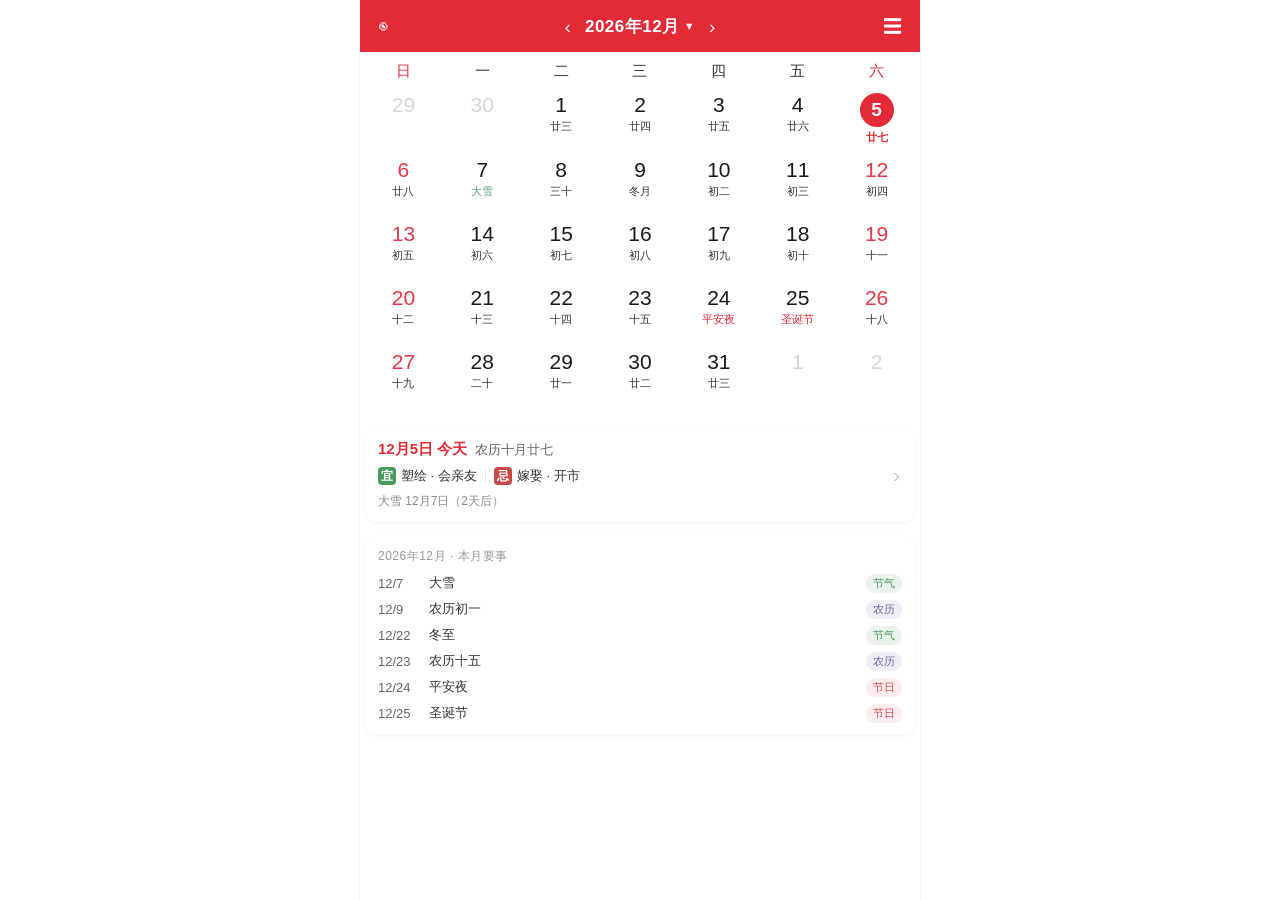
<file: android/app/src/main/assets/index.html>
<!DOCTYPE html>
<html lang="zh-CN">
<head>
<meta charset="UTF-8" />
<meta name="viewport" content="width=device-width, initial-scale=1, viewport-fit=cover" />
<meta name="theme-color" content="#E22B37" />
<title>万年历 · 老黄历</title>
<link rel="preload" href="./lunar.js" as="script" fetchpriority="high" />
<link rel="manifest" href="manifest.json" />
<style>
  :root {
    --red:        #E22B37;   /* 顶栏 / 周六日 / 节庆 */
    --red-day:    #E1394A;   /* 日期红字 */
    --green:      #59A277;   /* 节气 */
    --green-badge:#5B9B76;   /* 休 角标 */
    --red-badge:  #D15562;   /* 班 角标 */
    --gray-other: #D5D5D5;   /* 他月日期 */
    --ink:        #323232;   /* 农历小字 */
    --ink-strong: #1A1A1A;   /* 公历数字 */
    --line:       #F0F0F0;
  }
  * { box-sizing: border-box; -webkit-tap-highlight-color: transparent; }
  html, body { margin: 0; padding: 0; background: #fff; }
  body {
    font-family: -apple-system, BlinkMacSystemFont, "PingFang SC", "Hiragino Sans GB",
                 "Microsoft YaHei", "Noto Sans CJK SC", sans-serif;
    color: var(--ink-strong);
    min-height: 100vh;
  }
  /* 内容容器：手机全宽，桌面居中限宽，否则格子会被拉散 */
  .app { max-width: 560px; margin: 0 auto; background: #fff; min-height: 100vh;
         box-shadow: 0 0 0 1px rgba(0,0,0,.04); }

  /* ---------- 顶部实心红通栏 ---------- */
  .topbar {
    background: var(--red); color: #fff;
    display: flex; align-items: center; justify-content: center;
    height: 52px; padding: 0 14px;
    position: sticky; top: 0; z-index: 20;
    width: 100%;
  }
  .topbar .title {
    font-size: 17px; font-weight: 600; letter-spacing: .5px;
    display: flex; align-items: center; gap: 4px; cursor: pointer;
    background: none; border: 0; color: #fff; font-family: inherit; padding: 6px 4px;
    white-space: nowrap; min-width: 0; overflow: hidden; text-overflow: ellipsis;
  }
  .topbar .title .caret { font-size: 11px; opacity: .9; }
  .topbar .side {
    position: absolute; top: 0; height: 52px; display: flex; align-items: center;
    gap: 14px; color: #fff; font-size: 20px;
  }
  .topbar .title-wrap {
    position: absolute; left: 50%; transform: translateX(-50%);
    display: flex; align-items: center; gap: 2px;
    max-width: calc(100% - 106px);
  }
  .topbar .mnav {
    flex: 0 0 auto; border: 0; background: transparent; color: #fff;
    font-size: 19px; line-height: 1; padding: 6px 8px; cursor: pointer;
    font-family: inherit; opacity: .92;
  }
  .topbar .mnav:active { opacity: .55; }
  .topbar .side.left { left: 14px; }
  .topbar .side.right { right: 14px; }
  .topbar .ico {
    background: none; border: 0; color: #fff; font-size: 19px;
    cursor: pointer; padding: 4px; line-height: 1; font-family: inherit;
  }
  .topbar .ico:active { opacity: .6; }

  /* ---------- 星期行 ---------- */
  .weekhead {
    display: grid; grid-template-columns: repeat(7, 1fr);
    padding: 10px 4px 6px; background: #fff;
    position: sticky; top: 52px; z-index: 19;
  }
  .weekhead span {
    text-align: center; font-size: 15px; color: #333; font-weight: 500;
  }
  .weekhead span.sun, .weekhead span.sat { color: var(--red); }

  /* ---------- 月网格：无边框，靠留白 ---------- */
  .grid {
    display: grid; grid-template-columns: repeat(7, 1fr);
    padding: 0 4px 20px; gap: 2px 0;
  }
  .cell {
    position: relative; background: #fff;
    min-height: 62px; padding: 7px 4px 6px;
    display: flex; flex-direction: column; align-items: center;
    cursor: pointer; user-select: none;
  }
  .cell:active { background: #F7F7F7; }
  .cell .d {
    font-size: 21px; font-weight: 500; line-height: 1.05;
    color: var(--ink-strong); font-variant-numeric: tabular-nums;
  }
  .cell.sun .d, .cell.sat .d { color: var(--red-day); }
  .cell .lun {
    font-size: 11px; line-height: 1.3; margin-top: 3px;
    color: var(--ink); white-space: nowrap;
  }
  /* 节日/节气分色 */
  .cell .lun.fest { color: var(--red); }
  .cell .lun.term { color: var(--green); }

  /* 他月日期：整体淡灰 */
  .cell.other .d, .cell.other .lun { color: var(--gray-other); }

  /* 今天：红色实心圆（参考图里今天是红色高亮） */
  .cell.today .d {
    color: #fff; background: var(--red);
    width: 34px; height: 34px; border-radius: 50%;
    display: flex; align-items: center; justify-content: center;
    margin: -1px 0 0; font-size: 19px; font-weight: 600;
  }
  .cell.today .lun { color: var(--red); font-weight: 600; }

  /* 休 / 班 右上角小圆角标 */
  .badge {
    position: absolute; top: 3px; right: 3px;
    width: 13px; height: 13px; border-radius: 3px;
    color: #fff; font-size: 9px; line-height: 13px; text-align: center;
    font-weight: 700; transform: scale(.92);
  }
  .badge.off  { background: var(--green-badge); }
  .badge.work { background: var(--red-badge); }

  /* ---------- 底部滑出详情面板（手机紧凑卡，参考国产日历 App 版式） ---------- */
  .mask {
    position: fixed; inset: 0; background: rgba(0,0,0,.45);
    opacity: 0; pointer-events: none; transition: opacity .22s; z-index: 40;
  }
  .mask.show { opacity: 1; pointer-events: auto; }
  .sheet {
    position: fixed; left: 50%; bottom: 0; z-index: 41;
    width: min(560px, 100vw);
    background: #fff; border-radius: 18px 18px 0 0;
    transform: translate(-50%, 102%);
    transition: transform .28s cubic-bezier(.22,.8,.28,1);
    max-height: 88vh; display: flex; flex-direction: column;
    box-shadow: 0 -6px 28px rgba(0,0,0,.16);
  }
  .sheet.show { transform: translate(-50%, 0); }
  /* 宽屏（桌面）：改为垂直居中弹窗，而非贴底抽屉；四角圆角更像弹窗 */
  @media (min-width: 768px) {
    body .sheet {
      bottom: auto;
      top: 50%;
      transform: translate(-50%, calc(-50% + 14px));
      border-radius: 18px;
      max-height: min(88vh, 720px);
      opacity: 0;
      pointer-events: none;
      transition: transform .28s cubic-bezier(.22, .8, .28, 1), opacity .22s ease;
    }
    body .sheet.show {
      transform: translate(-50%, -50%);
      opacity: 1;
      pointer-events: auto;
    }
    /* 桌面圆角下，底部按钮栏需要自带上圆角内的安全间距 */
    body .sheet .quicknav { border-radius: 0 0 18px 18px; }
    body .sheet .grabber { display: none; }  /* 桌面不需要下拉小横条 */
  }
  .grabber { padding: 8px 0 2px; display: flex; justify-content: center; flex: 0 0 auto; }
  .grabber i { width: 38px; height: 4px; border-radius: 2px; background: #DCDCDC; display: block; }
  /* 手机竖屏（屏高足够时）详情不滚动 */
  @media (max-height: 900px) {
    .sheet { max-height: 94vh; }
  }
  /* 矮屏（iPhone SE 667 / 安卓 640）：进一步压缩，保证零滚动 */
  @media (max-height: 700px) {
    .sheet { max-height: 96vh; }
    .lun-hero { padding-bottom: 7px; }
    .lun-hero .big { font-size: 22px; }
    .lun-hero .ganzhi { margin-top: 3px; font-size: 12px; gap: 9px; }
    .yiji { padding: 6px 0 1px; }
    .yiji .items { font-size: 12.5px; line-height: 1.35; gap: 1px 7px; }
    .info-grid { margin-top: 6px; }
    .info-grid .cell { padding: 4px 5px; }
    .hours { margin-top: 6px; }
    .pengzu { margin-top: 6px; padding: 5px 9px; font-size: 11.5px; }
    .more-link { margin-top: 7px; padding: 7px 0; font-size: 12.5px; }
    .d-head { padding-bottom: 6px; }
    .d-nav { width: 27px; height: 27px; }
    .d-title b { font-size: 19px; }
  }
  .sheet-body {
    overflow-y: auto; overflow-x: hidden;
    padding: 0 16px 4px; -webkit-overflow-scrolling: touch; flex: 1 1 auto;
  }

  /* ---- 紧凑单日详情卡 ---- */
  /* 日期头：月日 + 星期 + 前后翻日 */
  .d-head {
    display: flex; align-items: center; justify-content: space-between;
    padding: 2px 0 8px; gap: 8px;
  }
  .d-nav {
    border: 0; background: #F4F4F4; color: #555; width: 30px; height: 30px;
    border-radius: 50%; font-size: 15px; line-height: 1; cursor: pointer;
    font-family: inherit; flex: 0 0 auto;
  }
  .d-nav:active { background: #E8E8E8; }
  .d-nav[disabled] { opacity: .3; }
  .d-title { text-align: center; flex: 1 1 auto; min-width: 0; }
  .d-title b { font-size: 22px; font-weight: 700; color: var(--ink-strong); letter-spacing: .5px; }
  .d-title span { font-size: 12px; color: #999; margin-left: 6px; }
  .d-sub { font-size: 12px; color: #888; margin-top: 3px; }

  /* 农历大标题（参考图核心：农历日放最大） */
  .lun-hero {
    text-align: center; padding: 0 0 10px;
    border-bottom: 1px solid #F2F2F2;
  }
  .lun-hero .big { font-size: 25px; font-weight: 700; color: #1A1A1A; letter-spacing: 1px; }
  .lun-hero .ganzhi {
    margin-top: 5px; font-size: 12.5px; color: #666;
    display: flex; justify-content: center; gap: 12px; flex-wrap: wrap;
  }
  .lun-hero .ganzhi em { font-style: normal; color: #444; }

  /* 节日横幅（详情卡顶部） */
  .fest-bar {
    text-align: center; margin: -2px 0 8px;
    font-size: 13px; font-weight: 600; color: var(--red);
    letter-spacing: .5px;
  }

  /* 宜忌 */
  .yiji { padding: 9px 0 2px; display: flex; gap: 9px; align-items: flex-start; }
  .yiji + .yiji { padding-top: 4px; }
  .yiji .tag {
    flex: 0 0 auto; width: 20px; height: 20px; border-radius: 50%;
    color: #fff; font-size: 12px; font-weight: 700;
    display: flex; align-items: center; justify-content: center;
    font-family: "STKaiti", "KaiTi", serif; margin-top: 1px;
  }
  .yiji.yi .tag { background: var(--green); }
  .yiji.ji .tag { background: #B0B0B0; }
  .yiji .items {
    flex: 1 1 auto; display: flex; flex-wrap: wrap;
    gap: 2px 8px; font-size: 13.5px; color: #333; line-height: 1.45;
  }
  .yiji .items span { white-space: nowrap; }

  /* 信息格：五行/冲煞/值神 三栏 + 吉神方位 两栏 */
  .info-grid {
    display: grid; grid-template-columns: repeat(3, 1fr);
    border: 1px solid #EEE; border-radius: 10px;
    overflow: hidden; margin-top: 8px;
  }
  .info-grid .cell { padding: 6px 6px; text-align: center; }
  .info-grid .cell + .cell { border-left: 1px solid #EEE; }
  .info-grid .cell .k { font-size: 10.5px; color: #999; margin-bottom: 2px; }
  .info-grid .cell .v { font-size: 12.5px; color: #222; font-weight: 600; }

  .info-grid.two { grid-template-columns: repeat(2, 1fr); }
  .info-grid.two .cell:nth-child(3) { border-left: 0; }
  .info-grid.two .cell:nth-child(n+3) { border-top: 1px solid #EEE; }
  /* 四格一行（吉神方位） */
  .info-grid.four { grid-template-columns: repeat(4, 1fr); }
  .info-grid.four .cell { padding: 6px 2px; }
  .info-grid.four .cell .v { font-size: 12px; }

  /* 时辰宜忌小表 */
  .hours { margin-top: 8px; }
  .hours .cap { font-size: 10.5px; color: #999; margin-bottom: 3px; }
  .hours table { width: 100%; border-collapse: collapse; font-size: 10.5px; }
  .hours th, .hours td {
    border: 1px solid #EFEFEF; padding: 2.5px 1px; text-align: center;
    font-weight: 400; color: #555;
  }
  .hours th { background: #FAFAFA; color: #888; }
  .hours td.ok { color: var(--green); font-weight: 700; }
  .hours td.no { color: #C0392B; font-weight: 700; }

  /* 彭祖百忌 */
  .pengzu {
    margin-top: 8px; background: #FBFBFB; border-radius: 10px;
    padding: 7px 10px; font-size: 12px; color: #666; line-height: 1.55;
  }
  .pengzu b { color: #444; font-weight: 600; }

  /* 完整黄历入口 */
  .more-link {
    display: block; width: 100%; margin: 9px 0 2px;
    background: #fff; border: 1px solid #EEE; border-radius: 10px;
    padding: 8px 0; font-size: 13px; color: #666;
    cursor: pointer; font-family: inherit; text-align: center;
  }
  .more-link:active { background: #F7F7F7; }
  .more-link i { font-style: normal; color: #BBB; margin-left: 4px; }

  .quicknav {
    display: flex; gap: 8px; justify-content: center; flex: 0 0 auto;
    padding: 10px 16px calc(14px + env(safe-area-inset-bottom));
    background: #fff; border-top: 1px solid var(--line);
  }
  .quicknav button {
    flex: 1; max-width: 150px; background: #F7F7F7; border: 1px solid transparent;
    border-radius: 10px; padding: 10px 0; font-size: 14px; color: #333;
    cursor: pointer; font-family: inherit;
  }
  .quicknav button:active { background: #EFEFEF; }
  .quicknav button.primary { background: var(--red); border-color: var(--red); color: #fff; }

  /* ---------- 年月选择弹层 ---------- */
  .picker {
    position: fixed; inset: 0; background: rgba(0,0,0,.45); z-index: 60;
    display: none; align-items: flex-start; justify-content: center; padding-top: 10vh;
  }
  .picker.show { display: flex; }
  .picker-card {
    background: #fff; border-radius: 16px; width: min(400px, 92vw);
    max-height: 76vh; overflow: hidden; display: flex; flex-direction: column;
  }
  .picker-card h3 { margin: 0; padding: 16px 16px 6px; font-size: 15px; color: #222; }
  .picker-grid { overflow-y: auto; padding: 4px 14px 14px; }

  /* 年份行：‹ 2026年 › */
  .pk-yrow {
    display: flex; align-items: center; justify-content: space-between;
    gap: 8px; padding: 4px 0 10px;
  }
  .pk-ylab {
    flex: 1 1 auto; text-align: center; font-size: 18px;
    font-weight: 700; color: var(--ink-strong);
  }
  .pk-arrow {
    flex: 0 0 auto; width: 34px; height: 34px; border-radius: 50%;
    background: #F4F4F4; border: 0; color: #555; font-size: 17px;
    line-height: 1; cursor: pointer; font-family: inherit;
  }
  .pk-arrow:active { background: #E8E8E8; }

  /* 年份快选条 */
  .pk-strip {
    display: grid; grid-template-columns: repeat(5, 1fr);
    gap: 6px; margin-bottom: 12px;
  }
  .pk-strip button {
    background: #F7F7F7; border: 0; border-radius: 8px; padding: 7px 0;
    font-size: 12.5px; color: #555; cursor: pointer; font-family: inherit;
  }
  .pk-strip button.cur { background: #FDECEE; color: var(--red); font-weight: 700; }

  /* 12 个月 */
  .pk-months {
    display: grid; grid-template-columns: repeat(4, 1fr); gap: 8px;
  }
  .pk-months button {
    background: #F5F5F5; border: 0; border-radius: 9px; padding: 11px 0;
    font-size: 14px; color: #333; cursor: pointer; font-family: inherit;
  }
  .pk-months button.cur {
    background: var(--red); color: #fff; font-weight: 700;
  }

  /* 确定 / 取消 */
  .pk-acts { display: flex; gap: 10px; margin-top: 16px; }
  .pk-acts button {
    flex: 1; border: 0; border-radius: 10px; padding: 12px 0;
    font-size: 15px; cursor: pointer; font-family: inherit;
  }
  .pk-no { background: #F4F4F4; color: #555; }
  .pk-ok { background: var(--red); color: #fff; font-weight: 600; }
  .pk-ok:active { opacity: .85; }
  .daybar {
    margin: 2px 4px 14px; padding: 12px 14px;
    background: #fff; border-radius: 12px;
    box-shadow: 0 1px 3px rgba(0,0,0,.06);
    display: flex; align-items: center; gap: 10px;
    cursor: pointer; user-select: none;
    -webkit-tap-highlight-color: transparent;
    transition: background .15s;
  }
  .daybar:active { background: #F7F7F7; }
  .db-main { flex: 1; min-width: 0; }
  .db-lead {
    display: flex; align-items: baseline; gap: 8px;
    margin-bottom: 7px;
  }
  .db-date { font-size: 15px; font-weight: 600; color: #E22B37; }
  .db-lunar { font-size: 13px; color: #666; }
  .db-yiji {
    display: flex; align-items: center; flex-wrap: wrap;
    gap: 5px; font-size: 13px; line-height: 1.5;
  }
  .db-tag {
    display: inline-block; width: 18px; height: 18px;
    line-height: 18px; text-align: center;
    border-radius: 4px; font-size: 12px; font-weight: 600;
    color: #fff; flex: 0 0 auto;
  }
  .db-tag.yi { background: #4A9A5C; }
  .db-tag.ji { background: #C94A4A; }
  .db-val { color: #333; }
  .db-sep { width: 1px; height: 12px; background: #E5E5E5; margin: 0 3px; }
  .db-sub {
    margin-top: 7px; font-size: 12px; color: #8A8A8A;
    white-space: nowrap; overflow: hidden; text-overflow: ellipsis;
  }
  .db-arrow { font-size: 20px; color: #CCC; flex: 0 0 auto; padding-right: 2px; }
  .monbar {
    margin: 0 4px 14px; padding: 12px 14px;
    background: #fff; border-radius: 12px;
    box-shadow: 0 1px 3px rgba(0,0,0,.06);
  }
  .mb-title {
    font-size: 12px; color: #999; margin-bottom: 9px;
    letter-spacing: .5px;
  }
  .mb-list { display: flex; flex-direction: column; gap: 7px; }
  .mb-row {
    display: flex; align-items: center; gap: 9px;
    font-size: 13px; cursor: pointer;
    -webkit-tap-highlight-color: transparent;
  }
  .mb-row:active { opacity: .6; }
  .mb-d {
    flex: 0 0 42px; color: #666; font-variant-numeric: tabular-nums;
  }
  .mb-n { flex: 1; color: #333; }
  .mb-k {
    flex: 0 0 auto; font-size: 11px; padding: 2px 7px;
    border-radius: 9px; background: #F5F5F5; color: #888;
  }
  .mb-k.jq { background: #EAF3EC; color: #4A9A5C; }
  .mb-k.fest { background: #FCEDEE; color: #D4484F; }
  .mb-k.lun { background: #F0EFF8; color: #6B63A8; }
</style>
</head>
<body>

<div class="app">
<div class="topbar">
  <div class="side left">
    <button class="ico" id="btnToday" title="回到今天">◉</button>
  </div>
  <div class="title-wrap">
    <button class="mnav" id="btnPrevMonth" title="上个月">‹</button>
    <button class="title" id="btnPick">2026年10月<span class="caret">▼</span></button>
    <button class="mnav" id="btnNextMonth" title="下个月">›</button>
  </div>
  <div class="side right">
    <button class="ico" id="btnList" title="打开单日黄历页（可返回）">☰</button>
  </div>
</div>

<div class="weekhead">
  <span class="sun">日</span><span>一</span><span>二</span><span>三</span>
  <span>四</span><span>五</span><span class="sat">六</span>
</div>

<div class="grid" id="grid"></div>

  <!-- 当日摘要条：补满月视图下方空白，点一下进详情 -->
  <div class="daybar" id="dayBar">
    <div class="db-main">
      <div class="db-lead">
        <span class="db-date" id="dbDate">今天</span>
        <span class="db-lunar" id="dbLunar">—</span>
      </div>
      <div class="db-yiji">
        <span class="db-tag yi">宜</span><span class="db-val" id="dbYi">—</span>
        <span class="db-sep"></span>
        <span class="db-tag ji">忌</span><span class="db-val" id="dbJi">—</span>
      </div>
      <div class="db-sub" id="dbSub">—</div>
    </div>
    <div class="db-arrow">›</div>
  </div>

  <!-- 本月概览：节气 + 节日 + 初一十五 -->
  <div class="monbar" id="monBar"></div>
</div>

<div class="mask" id="mask"></div>
<div class="sheet" id="sheet">
  <div class="grabber"><i></i></div>
  <div class="sheet-body" id="sheetBody"></div>
  <div class="quicknav">
    <button id="btnPrevDay">前一天</button>
    <button id="btnTodayIn">今天</button>
    <button id="btnNextDay">后一天</button>
  </div>
</div>

<div class="picker" id="picker">
  <div class="picker-card">
    <h3>选择年月</h3>
    <div class="picker-grid" id="pickerGrid"></div>
  </div>
</div>

<script src="./lunar.js"></script>
<script>
/* calendar-art.js 首页用不到，改为首帧后再加载，避免占用手机主线程 */
(function () {
  var load = function () {
    var s = document.createElement("script");
    s.src = "./calendar-art.js";
    s.async = true;
    document.body.appendChild(s);
  };
  if (window.requestIdleCallback) requestIdleCallback(load, { timeout: 2000 });
  else setTimeout(load, 300);
})();
</script>
<script>
(function () {
  "use strict";
  var $ = function (id) { return document.getElementById(id); };
  var today = new Date();
  var TY = today.getFullYear(), TM = today.getMonth() + 1, TD = today.getDate();
  var cur = { y: TY, m: TM };
  var HAS = !!(window.Solar && window.LunarUtil);
  var curDay = null;

  function pad(n) { return (n < 10 ? "0" : "") + n; }
  function key(y, m, d) { return y + "-" + pad(m) + "-" + pad(d); }

  // 法定节假日 / 调休
  function holiday(y, m, d) {
    try {
      var h = window.HolidayUtil.getHoliday(y, m, d);
      if (!h) return null;
      var work = !!(h.isWork && h.isWork());
      return { name: h.getName(), work: work };
    } catch (e) { return null; }
  }

  // ---------- 公历节日表 ----------
  // lunar.js 内置的节日全是农历节日（春节/中秋等），公历节日一条都没有，
  // 所以这里自己补一份。键为 "月-日"。
  var SOLAR_FEST = {
    "1-1": "元旦",
    "2-14": "情人节",
    "3-8": "妇女节",
    "3-12": "植树节",
    "4-1": "愚人节",
    "5-1": "劳动节",
    "5-4": "青年节",
    "6-1": "儿童节",
    "7-1": "建党节",
    "8-1": "建军节",
    "9-10": "教师节",
    "10-1": "国庆节",
    "10-31": "万圣夜",
    "11-11": "双十一",
    "12-24": "平安夜",
    "12-25": "圣诞节"
  };

  // 农历节日取「主要」的那几个：lunar.js 的 getFestivals() 会返回一堆偏门节日
  // （尾牙/填仓节/分龙节…），全塞进格子里太吵，这里只留大众熟知的。
  var LUNAR_FEST_MAIN = {
    "除夕": 1, "春节": 1, "元宵节": 1, "端午节": 1, "七夕节": 1,
    "中元节": 1, "中秋节": 1, "重阳节": 1, "腊八节": 1
  };

  // 取当日农历节日（仅主要节日）
  function lunarFest(lu) {
    try {
      var f = lu.getFestivals() || [];
      for (var i = 0; i < f.length; i++) {
        if (LUNAR_FEST_MAIN[f[i]]) return f[i];
      }
    } catch (e) {}
    return null;
  }

  // ---------- 渲染月网格 ----------
  // 农历信息（供网格用）
  // 优先级：公历节日 > 农历大节 > 节气 > 普通农历日
  // （法定假期名与休/班角标由调用方在更外层优先处理）
  function lunarOf(y, m, d) {
    if (!HAS) return null;
    try {
      var so = window.Solar.fromYmd(y, m, d);
      var lu = so.getLunar();

      // 1) 公历节日（元旦/情人节/圣诞节…）
      var sf = SOLAR_FEST[m + "-" + d];
      if (sf) return { text: sf, type: "fest" };

      // 2) 农历大节（春节/中秋/端午…）
      var lf = lunarFest(lu);
      if (lf) return { text: lf, type: "fest" };

      // 3) 节气
      var t = lu.getJieQiTable();
      var names = ["冬至","小寒","大寒","立春","雨水","惊蛰","春分","清明","谷雨","立夏","小满","芒种",
                   "夏至","小暑","大暑","立秋","处暑","白露","秋分","寒露","霜降","立冬","小雪","大雪"];
      for (var i = 0; i < names.length; i++) {
        var jd = t[names[i]];
        if (jd && jd.getYear() === y && jd.getMonth() === m && jd.getDay() === d) {
          return { text: names[i], type: "term" };
        }
      }

      // 4) 普通农历日
      if (lu.getDay() === 1) return { text: lu.getMonthInChinese() + "月", type: "lunar" };
      return { text: lu.getDayInChinese(), type: "lunar" };
    } catch (e) { return null; }
  }

  // ---------- 渲染月网格 ----------
  function render(y, m) {
    cur.y = y; cur.m = m;
    $("btnPick").innerHTML = y + "年" + m + "月<span class='caret'>▼</span>";

    var grid = $("grid");
    grid.innerHTML = "";

    var firstDow = new Date(y, m - 1, 1).getDay();       // 0=日
    var dim = new Date(y, m, 0).getDate();
    var pdim = new Date(y, m - 1, 0).getDate();

    function cell(day, mm, yy, other) {
      var hol = other ? null : holiday(yy, mm, day);
      var c = document.createElement("div");
      c.className = "cell";
      var dow = new Date(yy, mm - 1, day).getDay();
      if (dow === 0) c.classList.add("sun");
      else if (dow === 6) c.classList.add("sat");
      if (other) c.classList.add("other");
      if (!other && yy === TY && mm === TM && day === TD) c.classList.add("today");

      var dEl = document.createElement("div");
      dEl.className = "d";
      dEl.textContent = day;
      c.appendChild(dEl);

      var lun = other ? null : lunarOf(yy, mm, day);
      var lunText = "", lunCls = "";
      // 显示优先级：节日/节气名 > 休/班。
      // 注意：法定假期名（如「春节」）只在节日当天显示，不能铺满整个假期区间，
      // 否则连着 9 天都写「春节」。区间内的其余日子回落成「休」角标即可。
      if (lun && (lun.type === "fest" || lun.type === "term")) {
        lunText = lun.text; lunCls = lun.type;
      } else if (hol && hol.name && !hol.work && !lun) {
        lunText = hol.name; lunCls = "fest";
      } else if (lun) {
        // 其余日子照常显示农历；「班」由上角标负责，不再重复写文字
        lunText = lun.text; lunCls = "";
      }
      if (lunText) {
        var lEl = document.createElement("div");
        lEl.className = "lun" + (lunCls ? " " + lunCls : "");
        lEl.textContent = lunText;
        c.appendChild(lEl);
      }

      // 休 / 班 角标
      if (hol) {
        var b = document.createElement("div");
        b.className = "badge " + (hol.work ? "work" : "off");
        b.textContent = hol.work ? "班" : "休";
        c.appendChild(b);
      }

      if (!other) c.addEventListener("click", function () { openDay(yy, mm, day); });
      return c;
    }

    // 上月补齐
    var lead = pdim - firstDow + 1;
    for (var i = 0; i < firstDow; i++) {
      var py = m === 1 ? y - 1 : y, pm = m === 1 ? 12 : m - 1;
      grid.appendChild(cell(lead + i, pm, py, true));
    }
    for (var d = 1; d <= dim; d++) grid.appendChild(cell(d, m, y, false));
    var tail = (7 - ((firstDow + dim) % 7)) % 7;
    for (var k = 1; k <= tail; k++) {
      var ny = m === 12 ? y + 1 : y, nm = m === 12 ? 1 : m + 1;
      grid.appendChild(cell(k, nm, ny, true));
    }

    // 摘要条：当月显示今天；翻到其他月显示 1 号
    var isCurMonth = (y === TY && m === TM);
    renderDayBar(y, m, isCurMonth ? TD : 1);
    renderMonthBar(y, m);
  }

  // ---------- 当日摘要条 ----------
  var dbState = { y: 0, m: 0, d: 0 };

  function nextJieQi(lu) {
    try {
      var t = lu.getJieQiTable();
      var names = ["冬至","小寒","大寒","立春","雨水","惊蛰","春分","清明","谷雨","立夏","小满","芒种",
                   "夏至","小暑","大暑","立秋","处暑","白露","秋分","寒露","霜降","立冬","小雪","大雪"];
      var today = new Date();
      today.setHours(0,0,0,0);
      var best = null;
      for (var i = 0; i < names.length; i++) {
        var o = t[names[i]];
        if (!o) continue;
        // getJieQiTable() 返回普通对象，直接取年月日
        var y2, m2, d2;
        if (typeof o.getSolar === "function") {
          var dt = o.getSolar();
          y2 = dt.getYear(); m2 = dt.getMonth(); d2 = dt.getDay();
        } else if (typeof o.getYear === "function") {
          y2 = o.getYear(); m2 = o.getMonth(); d2 = o.getDay();
        } else {
          y2 = o.getYear; m2 = o.getMonth; d2 = o.getDay;
        }
        if (!y2 || !m2 || !d2) continue;
        var when = new Date(y2, m2 - 1, d2);
        when.setHours(0,0,0,0);
        if (when < today) continue;
        if (!best || when < best.when) best = { name: names[i], when: when };
      }
      if (!best) return "";
      var days = Math.round((best.when - today) / 86400000);
      var mmdd = (best.when.getMonth() + 1) + "月" + best.when.getDate() + "日";
      return best.name + " " + mmdd + (days === 0 ? "（今天）" : "（" + days + "天后）");
    } catch (e) { return ""; }
  }

  // 摘要条专用：放宽到 4 字
  function pickLoose(arr, n) {
    var out = [];
    try { arr = arr || []; } catch (e) { arr = []; }
    for (var i = 0; i < arr.length && out.length < n; i++) {
      var t = String(arr[i] || "").trim();
      if (t && t.length <= 4) out.push(t);
    }
    return out;
  }

  function renderDayBar(y, m, d) {
    if (!HAS) return;
    var bar = $("dayBar");
    if (!bar) return;
    var isToday = (y === TY && m === TM && d === TD);
    dbState = { y: y, m: m, d: d };

    var so = window.Solar.fromYmd(y, m, d);
    var lu = so.getLunar();
    var WK = ["日","一","二","三","四","五","六"];

    $("dbDate").textContent = isToday
      ? (m + "月" + d + "日 今天")
      : (m + "月" + d + "日 周" + WK[so.getWeek()]);
    $("dbLunar").textContent = "农历" + lu.getMonthInChinese() + "月" + lu.getDayInChinese();

    var yi = pickLoose(lu.getDayYi ? lu.getDayYi() : [], 2);
    var ji = pickLoose(lu.getDayJi ? lu.getDayJi() : [], 2);
    $("dbYi").textContent = yi.length ? yi.join(" · ") : "—";
    $("dbJi").textContent = ji.length ? ji.join(" · ") : "—";

    // 副行：节日优先，其次节气，其次干支
    var sub = "";
    var sf = SOLAR_FEST[m + "-" + d];
    var lf = lunarFest(lu);
    if (sf || lf) sub = [sf, lf].filter(function (x, i, a) { return x && a.indexOf(x) === i; }).join(" · ");
    var jq = lu.getJieQi ? lu.getJieQi() : "";
    if (jq) sub = sub ? sub + " · " + jq : jq;
    var nj = nextJieQi(lu);
    if (nj) sub = sub ? sub + " · " + nj : nj;
    $("dbSub").textContent = sub || (lu.getYearInGanZhi() + "年 " + lu.getDayInGanZhi() + "日");

    bar.onclick = function () { openDay(y, m, d); };
  }

  // 本月概览：挑出节气 / 节日 / 初一十五
  function renderMonthBar(y, m) {
    var box = $("monBar");
    if (!box || !HAS) return;
    box.innerHTML = "";

    var title = el("div", "mb-title", y + "年" + m + "月 · 本月要事");
    box.appendChild(title);
    var list = el("div", "mb-list");
    box.appendChild(list);

    var dim = new Date(y, m, 0).getDate();
    var rows = [];
    for (var d = 1; d <= dim; d++) {
      var so = window.Solar.fromYmd(y, m, d);
      var lu = so.getLunar();
      var tags = [];
      var jq = lu.getJieQi ? lu.getJieQi() : "";
      if (jq) tags.push({ t: jq, k: "jq" });
      var sf = SOLAR_FEST[m + "-" + d];
      if (sf) tags.push({ t: sf, k: "fest" });
      var lf = lunarFest(lu);
      if (lf && lf !== sf) tags.push({ t: lf, k: "fest" });
      var lday = lu.getDayInChinese ? lu.getDayInChinese() : "";
      if (lday === "初一" || lday === "十五") tags.push({ t: "农历" + lday, k: "lun" });
      if (tags.length) rows.push({ d: d, tags: tags });
    }

    if (!rows.length) {
      box.style.display = "none";
      return;
    }
    box.style.display = "";

    rows.slice(0, 6).forEach(function (r) {
      var row = el("div", "mb-row");
      row.appendChild(el("span", "mb-d", m + "/" + r.d));
      row.appendChild(el("span", "mb-n", r.tags.map(function (x) { return x.t; }).join(" · ")));
      // 标签取优先级：节日 > 节气 > 农历
      var pri = { fest: 3, jq: 2, lun: 1 };
      var top = r.tags.slice().sort(function (a, b) { return pri[b.k] - pri[a.k]; })[0];
      row.appendChild(el("span", "mb-k " + top.k, top.k === "jq" ? "节气" : top.k === "fest" ? "节日" : "农历"));
      row.onclick = (function (dd) { return function () { openDay(y, m, dd); }; })(r.d);
      list.appendChild(row);
    });
  }

  // 摘要条跟随月份：默认今天（当月）或1号
  // ---------- 详情面板（紧凑单日卡，一屏放下） ----------
  var sheetCache = {};
  function openDay(y, m, d, skipSheet) {
    if (!HAS) return;
    curDay = { y: y, m: m, d: d };
    var so = window.Solar.fromYmd(y, m, d);
    var lu = so.getLunar();

    var body = $("sheetBody");
    body.innerHTML = "";
    body.appendChild(buildDayCard(so, lu, y, m, d));
    body.scrollTop = 0;

    if (!skipSheet) { $("mask").classList.add("show"); $("sheet").classList.add("show"); }
  }

  function el(tag, cls, txt) {
    var e = document.createElement(tag);
    if (cls) e.className = cls;
    if (txt !== undefined && txt !== null) e.textContent = txt;
    return e;
  }

  // 取宜忌：只保留 ≤2 字的短语，最多 n 个
  function pick(arr, n) {
    var out = [];
    try { arr = arr || []; } catch (e) { arr = []; }
    for (var i = 0; i < arr.length && out.length < n; i++) {
      var t = String(arr[i] || "").trim();
      if (t && t.length <= 2) out.push(t);
    }
    return out;
  }

  function buildDayCard(so, lu, y, m, d) {
    var WK = ["日","一","二","三","四","五","六"];
    var frag = document.createDocumentFragment();

    // === 日期头（含前后翻日，省掉底部按钮占的竖向空间）===
    var head = el("div", "d-head");
    var bPrev = el("button", "d-nav", "‹");
    var bNext = el("button", "d-nav", "›");
    bPrev.onclick = function () { shiftDay(-1); };
    bNext.onclick = function () { shiftDay(1); };
    var tt = el("div", "d-title");
    tt.appendChild(el("b", null, (m) + "月" + d + "日"));
    tt.appendChild(el("span", null, "星期" + WK[so.getWeek()]));
    var bClose = el("button", "d-nav", "✕");
    bClose.id = "btnClose";
    bClose.onclick = function () { closeSheet(); };
    head.appendChild(bPrev); head.appendChild(tt); head.appendChild(bNext); head.appendChild(bClose);
    frag.appendChild(head);

    // === 节日横幅（有节日时显示在农历标题上方）===
    (function () {
      var names = [];
      var sf = SOLAR_FEST[m + "-" + d];
      if (sf) names.push(sf);
      var lf = lunarFest(lu);
      if (lf && lf !== sf) names.push(lf);
      if (!names.length) return;
      var bar = el("div", "fest-bar", names.join(" · "));
      frag.appendChild(bar);
    })();

    // === 农历主标题 ===
    var hero = el("div", "lun-hero");
    hero.appendChild(el("div", "big", lu.getMonthInChinese() + "月" + lu.getDayInChinese()));
    var gz = el("div", "ganzhi");
    gz.appendChild(el("em", null, lu.getYearInGanZhi() + "年"));
    gz.appendChild(el("em", null, lu.getMonthInGanZhi() + "月"));
    gz.appendChild(el("em", null, lu.getDayInGanZhi() + "日"));
    hero.appendChild(gz);
    frag.appendChild(hero);

    // === 节气 / 下一节气 ===
    (function () {
      var t = lu.getJieQiTable();
      var names = ["冬至","小寒","大寒","立春","雨水","惊蛰","春分","清明","谷雨","立夏","小满","芒种",
                   "夏至","小暑","大暑","立秋","处暑","白露","秋分","寒露","霜降","立冬","小雪","大雪"];
      var todayTerm = null, next = null;
      var sk = so.getYear() * 10000 + so.getMonth() * 100 + so.getDay();
      for (var i = 0; i < names.length; i++) {
        var jd = t[names[i]];
        if (!jd) continue;
        var jk = jd.getYear() * 10000 + jd.getMonth() * 100 + jd.getDay();
        if (jk === sk) todayTerm = names[i];
        if (!next && jk > sk) next = { name: names[i], jd: jd };
      }
      if (todayTerm) {
        var s = el("div", "d-sub", todayTerm + " · 今日节气");
        s.style.cssText = "text-align:center;color:#59A277;margin:-8px 0 10px;font-weight:600";
        frag.appendChild(s);
      } else if (next) {
        var s2 = el("div", "d-sub", "下一节气 " + next.name + " " + (next.jd.getMonth() + 1) + "月" + next.jd.getDay() + "日");
        s2.style.cssText = "text-align:center;color:#59A277;margin:-8px 0 10px";
        frag.appendChild(s2);
      }
    })();

    // === 宜 / 忌 ===
    function yijiRow(kind, label, words) {
      var row = el("div", "yiji " + kind);
      row.appendChild(el("div", "tag", label));
      var items = el("div", "items");
      if (!words.length) {
        var none = el("span", null, "无");
        none.style.color = "#AAA";
        items.appendChild(none);
      } else {
        words.forEach(function (w) { items.appendChild(el("span", null, w)); });
      }
      row.appendChild(items);
      return row;
    }
    var yi = pick(lu.getDayYi(1), 12);
    var ji = pick(lu.getDayJi(1), 8);
    frag.appendChild(yijiRow("yi", "宜", yi));
    frag.appendChild(yijiRow("ji", "忌", ji));

    // === 五行 / 冲煞 / 值神 ===
    var g1 = el("div", "info-grid");
    [["五行", lu.getDayNaYin()],
     ["冲煞", lu.getDayShengXiao() + "日冲" + lu.getDayChongShengXiao()],
     ["值神", lu.getZhiXing()]].forEach(function (p) {
      var c = el("div", "cell");
      c.appendChild(el("div", "k", p[0]));
      c.appendChild(el("div", "v", p[1]));
      g1.appendChild(c);
    });
    frag.appendChild(g1);

    // === 吉神方位（一行四格：省掉一整行高度）===
    var g2 = el("div", "info-grid four");
    [["财神", lu.getDayPositionCaiDesc()],
     ["福神", lu.getDayPositionFuDesc()],
     ["喜神", lu.getDayPositionXiDesc()],
     ["阳贵", lu.getDayPositionYangGuiDesc()]].forEach(function (p) {
      var c = el("div", "cell");
      c.appendChild(el("div", "k", p[0]));
      c.appendChild(el("div", "v", p[1]));
      g2.appendChild(c);
    });
    frag.appendChild(g2);

    // === 时辰宜忌（参考图同款一行）===
    // 注意：lunar.js 的 getTimeYi() 不接受参数，取的是「该 Lunar 对象自身的时辰」，
    // 必须用 Lunar.fromYmdHms 逐时辰构造，否则 12 个时辰会返回同一结果。
    (function () {
      var ZHI = ["子","丑","寅","卯","辰","巳","午","未","申","酉","戌","亥"];
      var HOUR = ["23~1","1~3","3~5","5~7","7~9","9~11","11~13","13~15","15~17","17~19","19~21","21~23"];
      var wrap = el("div", "hours");
      wrap.appendChild(el("div", "cap", "时辰宜忌"));
      var tb = el("table");
      var tr1 = el("tr"), tr2 = el("tr");
      tr1.appendChild(el("th", null, "时"));
      tr2.appendChild(el("th", null, "辰"));
      for (var i = 0; i < 12; i++) {
        var th = el("th", null, ZHI[i]);
        th.title = HOUR[i] + "时";
        tr1.appendChild(th);
        // 1,3,5...23 点分别为子~亥时；偶数点落在一个时辰的中段，避免边界歧义
        var ok = null;
        try {
          var l2 = window.Lunar.fromYmdHms(y, m, d, (1 + i * 2) % 24, 0, 0);
          var nYi = l2.getTimeYi().length, nJi = l2.getTimeJi().length;
          ok = nYi >= nJi;
        } catch (e) { ok = null; }
        tr2.appendChild(el("td", ok === null ? "" : (ok ? "吉" : "凶"),
                           ok === null ? "-" : (ok ? "吉" : "凶")));
      }
      tb.appendChild(tr1); tb.appendChild(tr2);
      wrap.appendChild(tb);
      frag.appendChild(wrap);
    })();

    // === 彭祖百忌 ===
    (function () {
      var txt = "";
      try { txt = lu.getPengZuGan() + " " + lu.getPengZuZhi(); } catch (e) {}
      if (!txt.trim()) return;
      var p = el("div", "pengzu");
      p.appendChild(el("b", null, "彭祖百忌 · "));
      p.appendChild(document.createTextNode(txt));
      frag.appendChild(p);
    })();

    // === 完整黄历入口 ===
    var more = el("button", "more-link");
    more.appendChild(document.createTextNode("查看完整黄历（八字 · 星宿 · 胎神）"));
    more.appendChild(el("i", null, "›"));
    more.onclick = function () { location.href = "./day.html"; };
    frag.appendChild(more);

    var box = el("div");
    box.appendChild(frag);
    return box;
  }


  function closeSheet() {
    $("mask").classList.remove("show");
    $("sheet").classList.remove("show");
  }

  // ---------- 年月选择 ----------
  // 年：左右翻页选任意年份（不再写死 8 个）；选完年就地刷新，不关闭面板，
  //     让「年 + 月」能在同一个面板里连续选完。
  var pkYear = null;      // 面板里当前正在编辑的年份
  var pkMonth = null;     // 面板里当前正在编辑的月份（未确认前不 render）

  function buildPicker() {
    pkYear = cur.y;
    pkMonth = cur.m;
    drawPicker();
  }

  function drawPicker() {
    var g = $("pickerGrid");
    g.innerHTML = "";

    // --- 年份行：‹  2026年  › ---
    var yRow = el("div", "pk-yrow");
    var yPrev = el("button", "pk-arrow", "‹");
    var yNext = el("button", "pk-arrow", "›");
    var yLab = el("div", "pk-ylab", pkYear + "年");
    yPrev.onclick = function () { pkYear--; drawPicker(); };
    yNext.onclick = function () { pkYear++; drawPicker(); };
    yRow.appendChild(yPrev); yRow.appendChild(yLab); yRow.appendChild(yNext);
    g.appendChild(yRow);

    // --- 年份快选条（以 pkYear 为中心）---
    var strip = el("div", "pk-strip");
    for (var i = -2; i <= 2; i++) {
      (function (yy) {
        var b = el("button", (yy === pkYear ? "cur" : ""), yy + "");
        b.onclick = function () { pkYear = yy; drawPicker(); };
        strip.appendChild(b);
      })(pkYear + i);
    }
    g.appendChild(strip);

    // --- 12 个月 ---
    var mGrid = el("div", "pk-months");
    for (var mm = 1; mm <= 12; mm++) {
      (function (v) {
        var cls = (v === pkMonth) ? "cur" : "";
        var b2 = el("button", cls, v + "月");
        b2.onclick = function () { pkMonth = v; drawPicker(); };
        mGrid.appendChild(b2);
      })(mm);
    }
    g.appendChild(mGrid);

    // --- 确定 / 取消 ---
    var acts = el("div", "pk-acts");
    var bOk = el("button", "pk-ok", "确定");
    var bNo = el("button", "pk-no", "取消");
    bOk.onclick = function () { render(pkYear, pkMonth); $("picker").classList.remove("show"); };
    bNo.onclick = function () { $("picker").classList.remove("show"); };
    acts.appendChild(bNo); acts.appendChild(bOk);
    g.appendChild(acts);
  }

  // ---------- 事件 ----------
  $("btnToday").onclick = function () { render(TY, TM); };
  $("btnList").onclick = function () { location.href = "./day.html"; };
  function stepMonth(n) {
    var nm = cur.m + n, ny = cur.y;
    if (nm < 1) { nm = 12; ny--; }
    if (nm > 12) { nm = 1; ny++; }
    render(ny, nm);
  }
  $("btnPrevMonth").onclick = function () { stepMonth(-1); };
  $("btnNextMonth").onclick = function () { stepMonth(1); };
  $("btnPick").onclick = function () { buildPicker(); $("picker").classList.add("show"); };
  $("picker").onclick = function (e) { if (e.target === $("picker")) $("picker").classList.remove("show"); };
  // 关闭按钮在详情卡内动态生成，这里不硬绑；仅绑常驻元素
  $("mask").onclick = closeSheet;
  document.addEventListener("keydown", function (e) { if (e.key === "Escape") closeSheet(); });

  $("btnPrevDay").onclick = function () { shiftDay(-1); };
  $("btnNextDay").onclick = function () { shiftDay(1); };
  $("btnTodayIn").onclick = function () { openDay(TY, TM, TD); };
  function shiftDay(n) {
    if (!curDay) return;
    var dt = new Date(curDay.y, curDay.m - 1, curDay.d);
    dt.setDate(dt.getDate() + n);
    openDay(dt.getFullYear(), dt.getMonth() + 1, dt.getDate());
  }

  // 左右滑动切月
  (function () {
    var x0 = null, y0 = null;
    window.addEventListener("touchstart", function (e) {
      x0 = e.touches[0].clientX; y0 = e.touches[0].clientY;
    }, { passive: true });
    window.addEventListener("touchend", function (e) {
      if (x0 === null) return;
      var dx = e.changedTouches[0].clientX - x0;
      var dy = e.changedTouches[0].clientY - y0;
      x0 = null;
      if ($("sheet").classList.contains("show")) return;
      if (Math.abs(dx) > 60 && Math.abs(dx) > Math.abs(dy) * 1.6) {
        var nm = cur.m + (dx < 0 ? 1 : -1), ny = cur.y;
        if (nm < 1) { nm = 12; ny--; }
        if (nm > 12) { nm = 1; ny++; }
        render(ny, nm);
      }
    }, { passive: true });
  })();

  render(cur.y, cur.m);
})();
</script>
</body>
</html>
</file>
